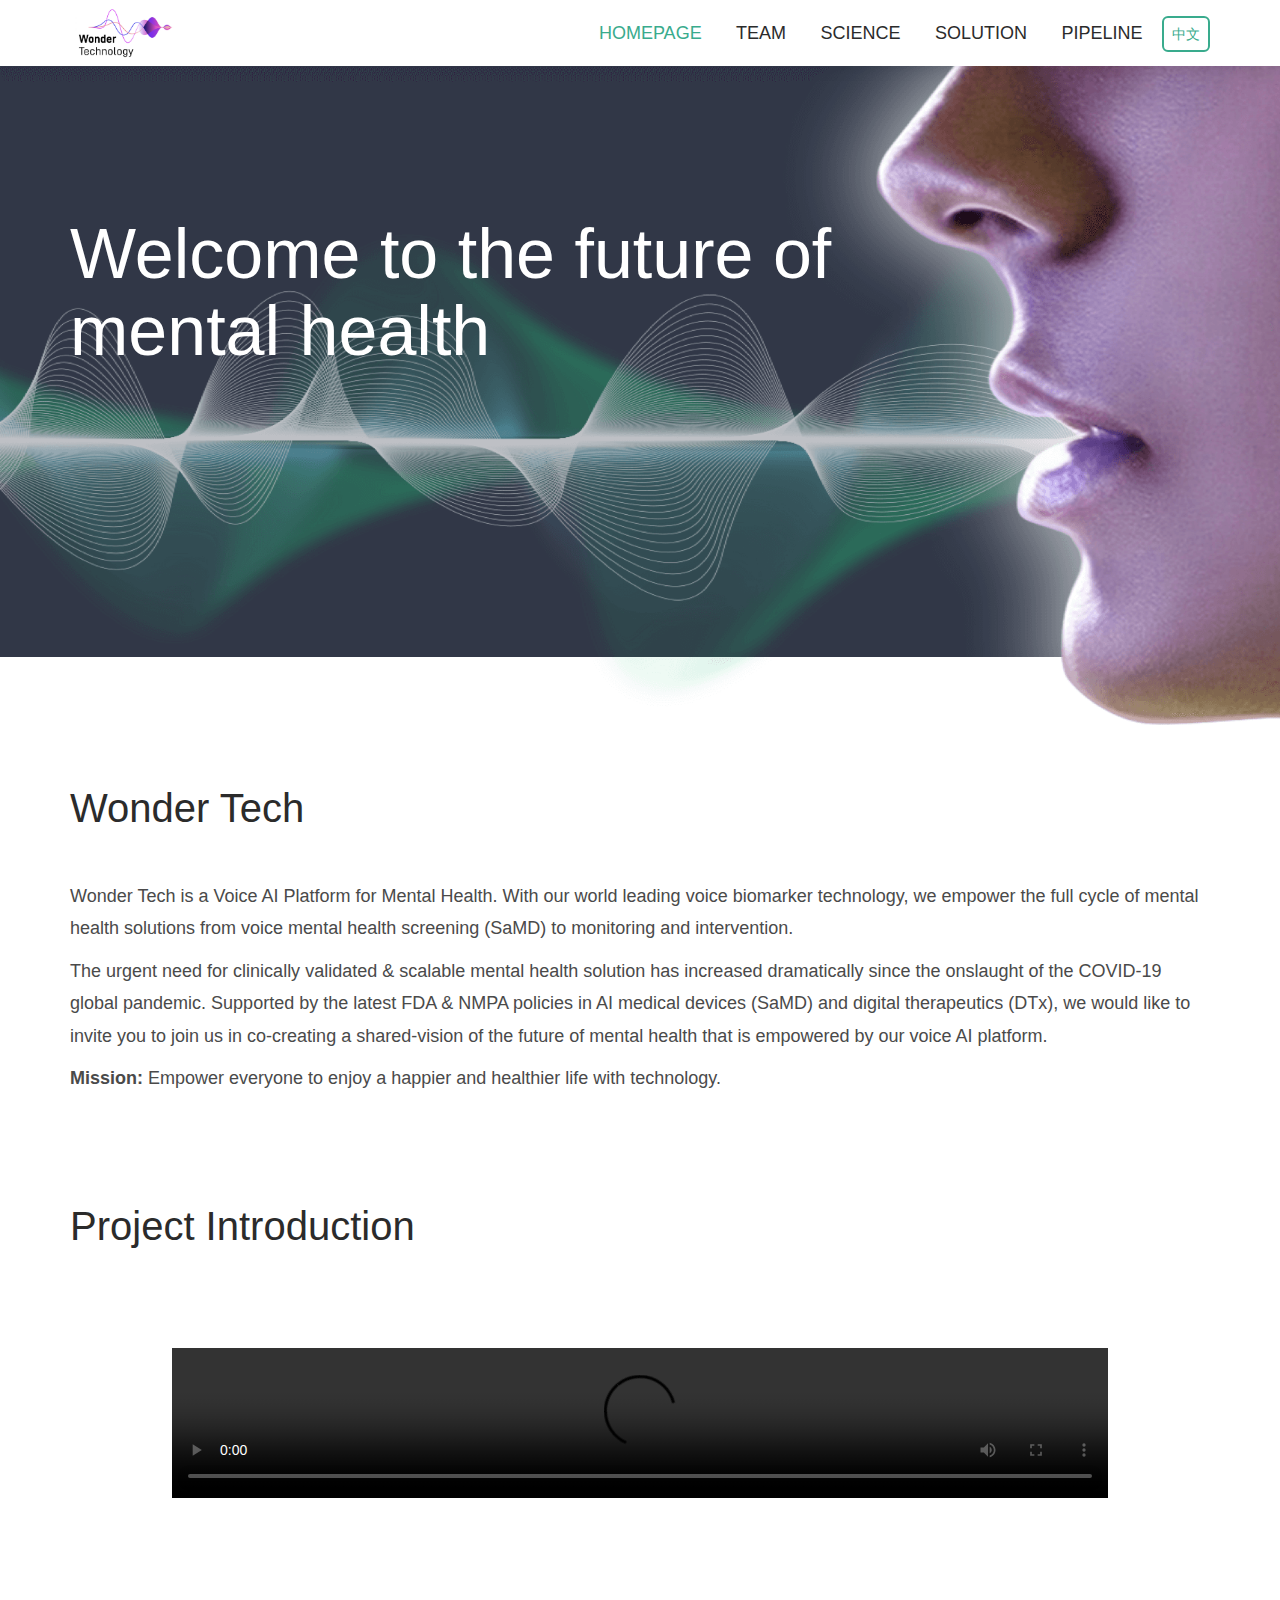
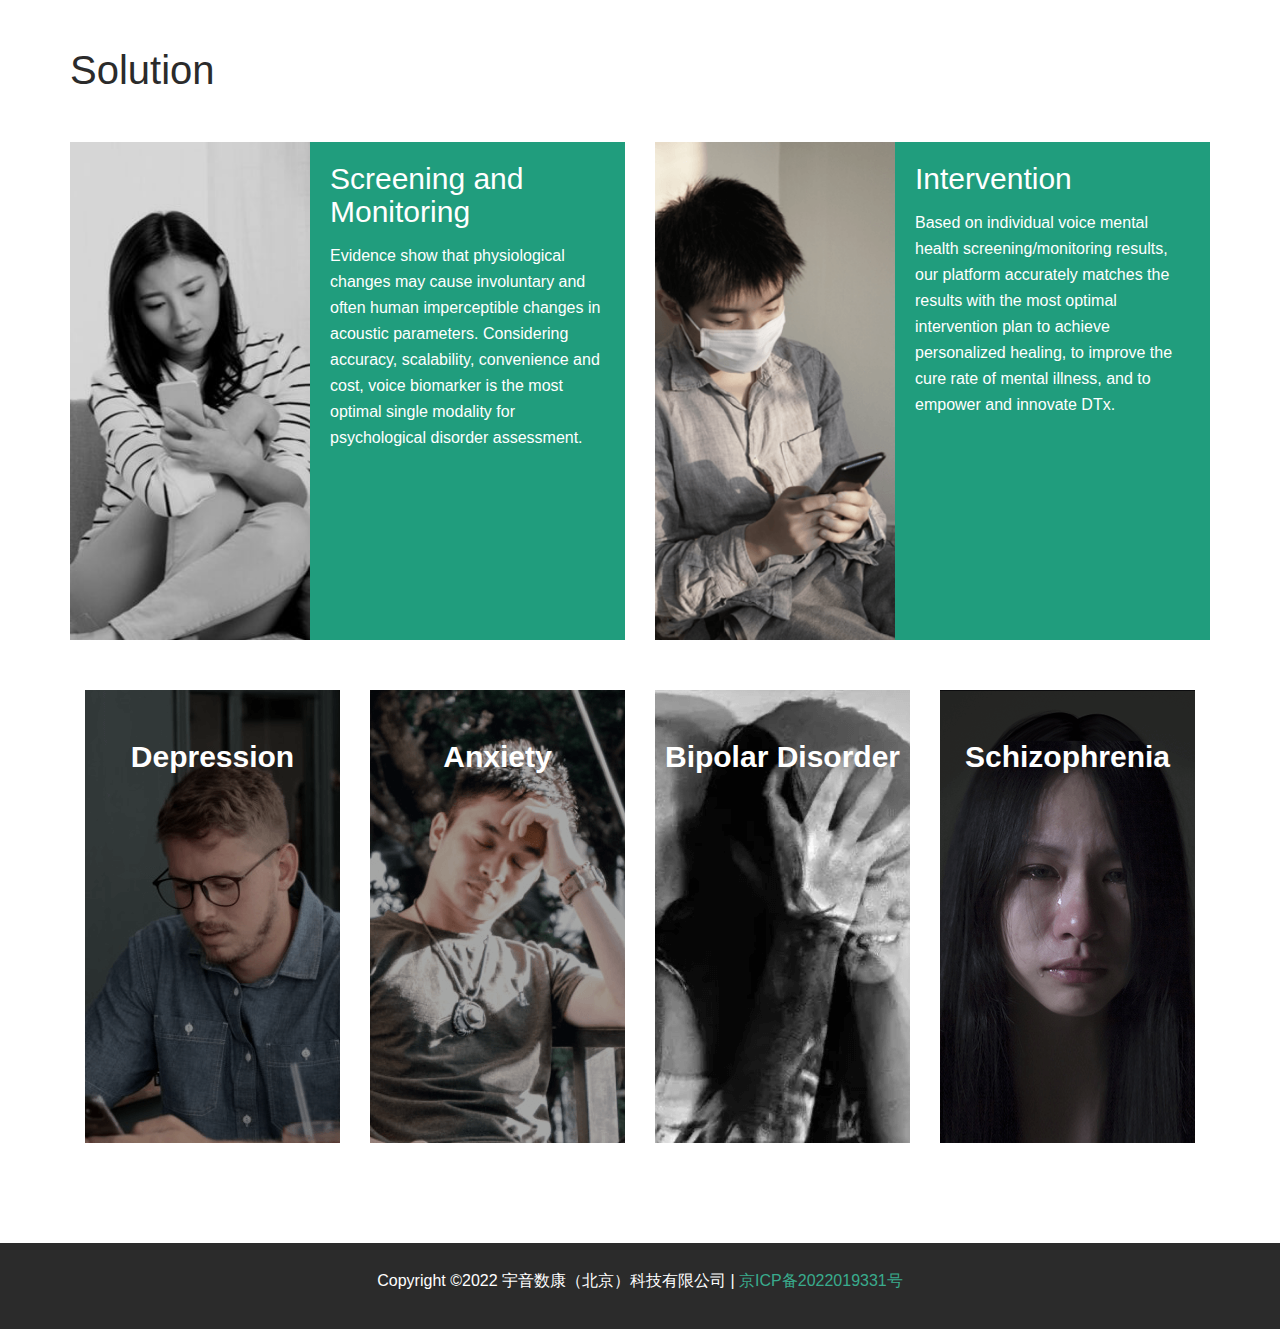
<file: index.html>
﻿<!DOCTYPE html>
<html lang="en">

<head>
  <meta charset="utf-8">
  <meta http-equiv="X-UA-Compatible" content="IE=edge">
  <meta name="viewport" content="width=device-width, initial-scale=1">
  <title>Homepage</title>
  <link rel="stylesheet" href="css/bootstrap.min.css">
  <link rel="stylesheet" href="css/animate.css">
  <link rel="stylesheet" href="css/style.css">
</head>

<body>
<header class="header-area" id="#home">
  <div class="main-menu-area">
    <div class="container">
      <div class="row">
        <div class="col-md-2 col-sx-12">
          <div class="logo">
            <a href="index.html"><img src="images/logo.png" alt="">
            </a>
          </div>
        </div>
        <div class="col-md-10 col-sx-12">
          <div class="main-menu">
            <nav>
              <ul>
                <li class="is-active"><a>Homepage</a></li>
                <li><a href="people.html">Team</a></li>
                <li><a href="science.html">Science</a></li>
                <li><a href="solution.html">Solution</a></li>
                <li><a href="pipeline.html">Pipeline</a></li>
                <li class="link-button"><a href="https://www.voicehealthtech.com/cn/"><span>中文</span></a></li>
              </ul>
            </nav>
          </div>
        </div>
      </div>
    </div>
  </div>

  <div class="mobile-menu-area">
    <div class="mobile-menu">
      <div class="logo">
        <a href="#"><img src="images/logo.png" alt="">
        </a>
      </div>
      <nav id="dropdown">
        <ul>
          <li class="is-active"><a>Homepage</a></li>
          <li><a href="people.html">Team</a></li>
          <li><a href="science.html">Science</a></li>
          <li><a href="solution.html">Solution</a></li>
          <li><a href="pipeline.html">Pipeline</a></li>
          <li class="link-button"><a href="https://www.voicehealthtech.com/cn/"><span>中文</span></a></li>
        </ul>
      </nav>
    </div>
  </div>
</header>
<div  class="full_area1">
  <div class="container">
    <div class="">
      <h1 class="animated fadeInUp" style="max-width: 820px">Welcome to the future of mental health</h1>
    </div>
  </div>
</div>
<section class="section">
  <div class="container">
    <div class="details">
      <h2 class="text-capitalize">Wonder Tech</h2>
      <p>Wonder Tech is a Voice AI Platform for Mental Health.
        With our world leading voice biomarker technology, we empower the full cycle of mental health solutions from voice mental health screening (SaMD) to monitoring and intervention.</p>
      <p>The urgent need for clinically validated & scalable mental health solution has increased dramatically since the onslaught of the COVID-19 global pandemic. Supported by the latest FDA &
        NMPA policies in AI medical devices (SaMD) and digital therapeutics (DTx), we would like to invite you to join us in co-creating a shared-vision of the future of mental health that is empowered by our voice AI platform.</p>
      <p><b>Mission:</b> Empower everyone to enjoy a happier and healthier life with technology.</p>
      </p>
    </div>
  </div>
</section>
<section class="section">
  <div class="container">
    <div class="details">
      <h2 class="text-capitalize">Project Introduction</h2>
    </div>
    <div class="row">
      <video controls class="video">
        <source src="https://vht-resources.cn-bj.ufileos.com/www/b20b2fae-fbc6-4b51-8baf-00eb91e6b902.mp4" type="video/mp4">
      </video>
    </div>
  </div>
</section>
<section class="section">
  <div class="container">
    <div class="row">
      <div class="col-xs-6">
        <div class="about-details">
          <h2 class="text-capitalize">Solution</h2>
        </div>
      </div>
    </div>
    <div class="row">
      <!-- Single Service Area Start -->
      <div class="col-12 col-md-6">
        <div class="service">
          <div class="service_thumb">
            <img src="images/s1.jpeg" alt="">
          </div>
          <div class="service_desc">
            <div class="title">
              <h2>Screening and Monitoring</h2>
              <p>Evidence show that physiological changes may cause involuntary and often human imperceptible changes in acoustic parameters. Considering accuracy, scalability, convenience and cost, voice biomarker is the most optimal single modality for psychological disorder assessment.</p>
            </div>
          </div>
        </div>
      </div>
      <div class="col-12 col-md-6">
        <div class="service">
          <div class="service_thumb">
            <img src="images/s2.png" alt="">
          </div>
          <div class="service_desc">
            <div class="title">
              <h2>Intervention</h2>
              <p>Based on individual voice mental health screening/monitoring results, our platform accurately matches the results with the most optimal intervention plan to achieve personalized healing, to improve the cure rate of mental illness, and to empower and innovate DTx.</p></div>
          </div>
        </div>
      </div>
    </div>
  </div>
</section>
<section class="section-padding">
  <div class="container">
    <div class="row">
      <div class="col-sm-12">
        <div class="col-lg-3 col-md-3 col-sm-3 col-xs-6 template-border">
          <div class="banner-image">
            <img src="images/a1.png" alt="img21">
          </div>
          <h3>Depression</h3>
        </div>
        <div class="col-lg-3 col-md-3 col-sm-3 col-xs-6 template-border">
          <div class="banner-image">
            <img src="images/a2.png" alt="img21">
          </div>
          <h3>Anxiety</h3>
        </div>
        <div class="col-lg-3 col-md-3 col-sm-3 col-xs-6 template-border">
          <div class="banner-image">
            <img src="images/a3.png" alt="img21">
          </div>
          <h3>Bipolar Disorder</h3>
        </div>
        <div class="col-lg-3 col-md-3 col-sm-3 col-xs-6 template-border">
          <div class="banner-image">
            <img src="images/a4.png" alt="img21">
          </div>
          <h3>Schizophrenia</h3>
        </div>
      </div>
    </div>
  </div>
</section>
<footer class="footer-area">
    <div class="container">
      <div class="row">
        <p>Copyright &copy;2022 宇音数康（北京）科技有限公司 | <a href="https://beian.miit.gov.cn" target="_blank">京ICP备2022019331号</a></p>
      </div>
  </div>
</footer>
<script src="js/jquery-1.12.4.min.js"></script>
<script src="js/bootstrap.min.js"></script>
<script src="js/jquery.meanmenu.js"></script>
<script src="js/main.js"></script>
</body>
</html>
</file>
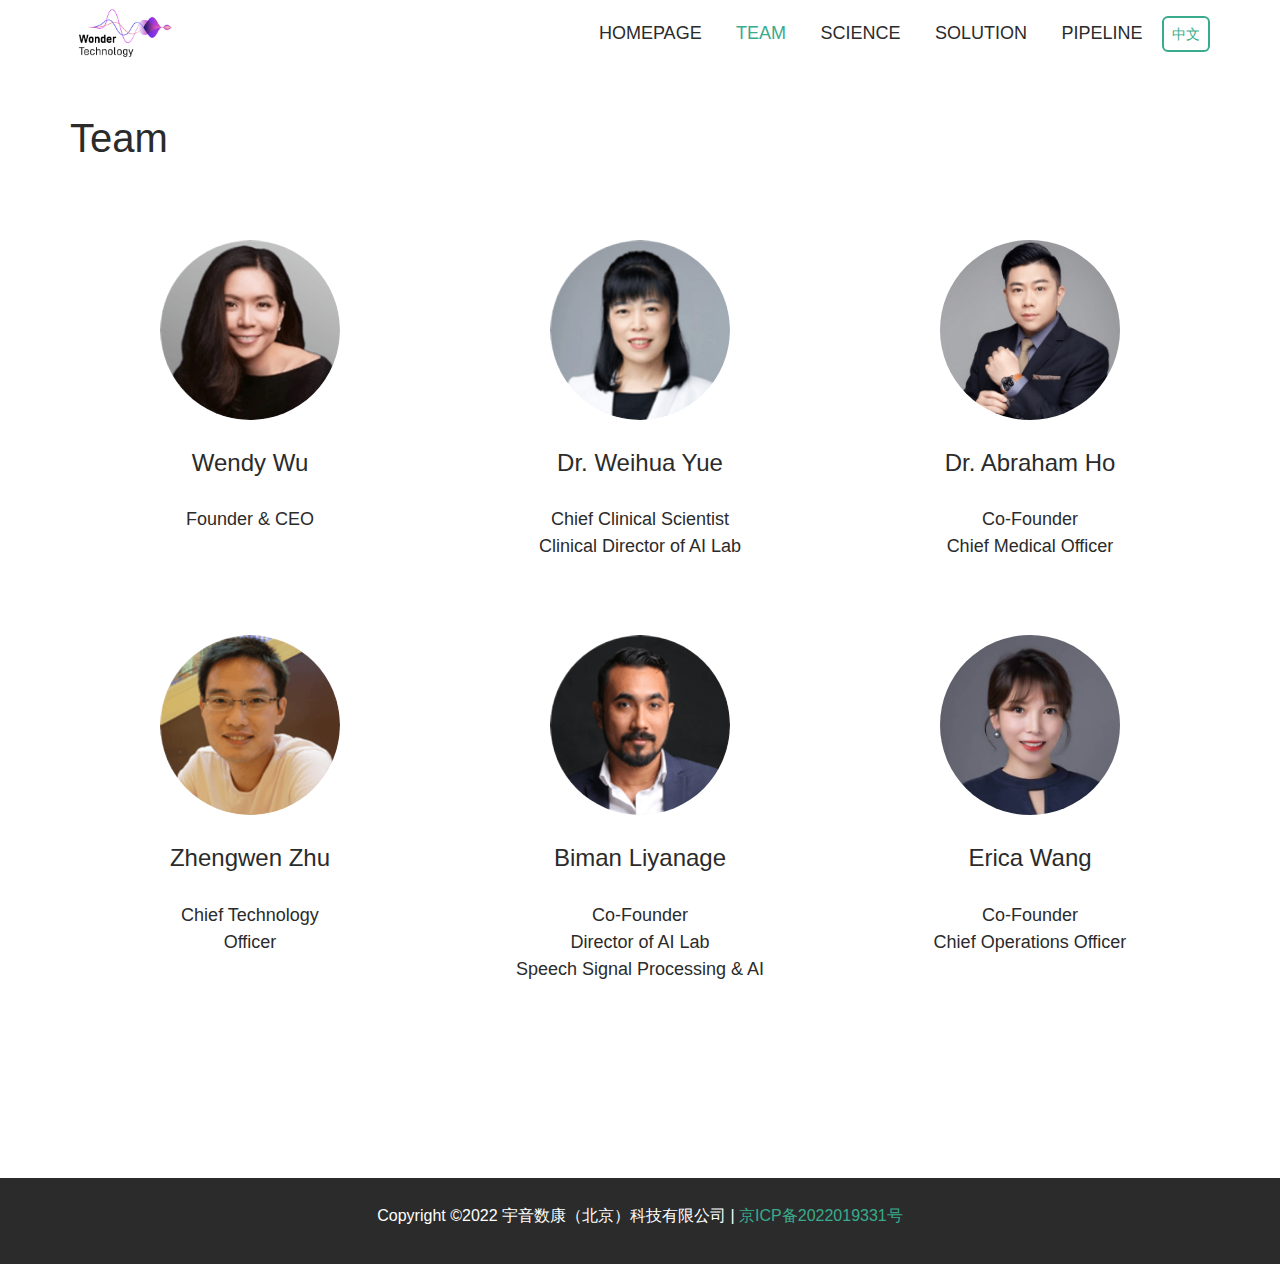
<file: people.html>
﻿<!DOCTYPE html>
<html lang="en">

<head>
  <meta charset="utf-8">
  <meta http-equiv="X-UA-Compatible" content="IE=edge">
  <meta name="viewport" content="width=device-width, initial-scale=1">
  <title>Team</title>
  <link rel="stylesheet" href="css/bootstrap.min.css">
  <link rel="stylesheet" href="css/animate.css">
  <link rel="stylesheet" href="css/style.css">
</head>

<body>
<header class="header-area" id="#home">
  <div class="main-menu-area">
    <div class="container">
      <div class="row">
        <div class="col-md-2 col-sx-12">
          <div class="logo">
            <a href="index.html"><img src="images/logo.png" alt="">
            </a>
          </div>
        </div>
        <div class="col-md-10 col-sx-12">
          <div class="main-menu">
            <nav>
              <ul>
                <li><a href="index.html">Homepage</a></li>
                <li class="is-active"><a>Team</a></li>
                <li><a href="science.html">Science</a></li>
                <li><a href="solution.html">Solution</a></li>
                <li><a href="pipeline.html">Pipeline</a></li>
                <li class="link-button"><a href="https://www.voicehealthtech.com/cn/"><span>中文</span></a></li>
              </ul>
            </nav>
          </div>
        </div>
      </div>
    </div>
  </div>

  <div class="mobile-menu-area">
    <div class="mobile-menu">
      <div class="logo">
        <a href="#"><img src="images/logo.png" alt="">
        </a>
      </div>
      <nav id="dropdown">
        <ul>
          <li><a href="index.html">Homepage</a></li>
          <li class="is-active"><a>Team</a></li>
          <li><a href="science.html">Science</a></li>
          <li><a href="solution.html">Solution</a></li>
          <li><a href="pipeline.html">Pipeline</a></li>
          <li class="link-button"><a href="https://www.voicehealthtech.com/cn/"><span>中文</span></a></li>
        </ul>
      </nav>
    </div>
  </div>
</header>
<section class="section">
  <div class="container">

    <div class="details">
      <h2 class="text-capitalize">Team</h2>
    </div>

    <div class="row">
      <div class="col-lg-4 col-md-4 col-sm-4 col-xs-12">
        <div class="team">
          <div class="team-item">
            <div class="avatar-image">
              <img src="images/team/1.png" alt="img21">
            </div>
            <h3>Wendy Wu</h3>
            <h4>Founder & CEO</h4>
          </div>
          <div class="team-detail-wrapper">
            <div class="team-detail animated fadeInUp">
              <div class="team-detail-content">
                <div class="avatar-image">
                  <img src="images/team/1.png" alt="img21">
                </div>
                <h3>Wendy Wu</h3>
                <h4>Founder & CEO</h4>
                <p>
                  - Serial entrepreneur<br>
                  - Founder & CEO, Wonder Tech<br>
                  - Founder, 6 Seconds (China) & EmotionNet<br>
                  - Stanford Graduate School of Business, EPGC<br>
                  - Author of Top EQ bestseller, “To Feel, or not to Feel?”<br>
                  - Harvard Business Review, Global Research Leader, “Sustainable Happiness”<br>
                  - Fortune Magazine Columnist, “Ask Wendy”<br>
                  - TEDx Speaker
                </p>
              </div>
            </div>
          </div>
        </div>
      </div>
      <div class="col-lg-4 col-md-4 col-sm-4 col-xs-12">
        <div class="team">
          <div class="team-item">
            <div class="avatar-image">
              <img src="images/team/2.png" alt="img21">
            </div>
            <h3>Dr. Weihua Yue</h3>
            <h4>Chief Clinical Scientist<br>Clinical Director of AI Lab</h4>
          </div>
          <div class="team-detail-wrapper">
            <div class="team-detail animated fadeInUp">
              <div class="team-detail-content">
                <div class="avatar-image">
                  <img src="images/team/2.png" alt="img21">
                </div>
                <h3>Dr. Weihua Yue</h3>
                <h4>Chief Clinical Scientist，Clinical Director of AI Lab</h4>
                <p>
                  - M.D., Research Fellow and Professor of Medicine<br>
                  - Vice President of Institute of Mental Health, PKU Sixth Hospital (leading scientific research)<br>
                  - Deputy Director of the National Center for Clinical Research on Mental and Psychological Diseases<br>
                  - Grants: National Outstanding Youth Science Fund, New Century Ten Million Talents Project and Beijing Science and Technology Star<br>
                  - Over 90 SCI literature publications in Nature Genetics, Lancet Psychiatry, Molecular Psychiatry, Schizophrenia Bulletin, Neuropsychopharmacology etc.
                </p>
              </div>
            </div>
          </div>
        </div>
      </div>
      <div class="col-lg-4 col-md-4 col-sm-4 col-xs-12">
        <div class="team">
          <div class="team-item">
            <div class="avatar-image">
              <img src="images/team/3.png" alt="img21">
            </div>
            <h3>Dr. Abraham Ho</h3>
            <h4>Co-Founder<br>Chief Medical Officer</h4>
          </div>
          <div class="team-detail-wrapper">
            <div class="team-detail animated fadeInUp">
              <div class="team-detail-content">
                <div class="avatar-image">
                  <img src="images/team/3.png" alt="img21">
                </div>
                <h3>Dr. Abraham Ho</h3>
                <h4>Co-Founder Chief Medical Officer</h4>
                <p>
                  - 17 years of experience in healthcare, with 10 years leading tech/digital innovations in health<br>
                  - PKU Surgeon background serial entrepreneur (precision medicine, digital health, internet hospital)<br>
                  - Pioneer in digital therapeutics, created one of the very first digital health management platforms in China for chronic diseases and obesity<br>
                  - Past work experience: Deputy GM of Medical Services at iKang Healthcare Group, head of clinics nationwide and medical head of iKang’s internet hospital<br>
                  - Partner at J&J International Worldwide Fund, CMO of LAM China, CMO of JJK/Temple, PKU People’s Hospital General Surgeon<br>
                  - Industry mentor at Tsinghua University Schwarzman College, TEDx Speaker
                </p>
              </div>
            </div>
          </div>
        </div>
      </div>
      <div class="col-lg-4 col-md-4 col-sm-4 col-xs-12">
        <div class="team">
          <div class="team-item">
            <div class="avatar-image">
              <img src="images/team/4.png" alt="img21">
            </div>
            <h3>Zhengwen Zhu</h3>
            <h4>Chief Technology<br>Officer</h4>
          </div>
          <div class="team-detail-wrapper">
            <div class="team-detail animated fadeInUp">
              <div class="team-detail-content">
                <div class="avatar-image">
                  <img src="images/team/4.png" alt="img21">
                </div>
                <h3>Zhengwen Zhu</h3>
                <h4>Chief Technology Officer</h4>
                <p>
                  - Senior technical expert with 15 years at Microsoft<br>
                  - Built a large-scale artificial intelligence system based on NLP, realized AI interactions across Microsoft 365 products (including Teams, Hotmail, Outlook, Excel, etc.), serving 2
                  million users daily<br>
                  - Promoted the construction of big data & BI platform for M365, core KPI tracking, prediction and anomaly analysis, follow GDPR & ISO 27001/ISO 27018 standards and Microsoft's
                  highest security standards<br>
                  - From artificial intelligence systems, cloud native services, big data to customer experience, 16 years of experience in providing high-quality services and products and managing
                  engineering team<br>
                  - Master of Computer Science, Nanjing University
                </p>
              </div>
            </div>
          </div>
        </div>
      </div>
      <div class="col-lg-4 col-md-4 col-sm-4 col-xs-12">
        <div class="team">
          <div class="team-item">
            <div class="avatar-image">
              <img src="images/team/5.png" alt="img21">
            </div>
            <h3>Biman Liyanage</h3>
            <h4>Co-Founder<br>
              Director of AI Lab<br>
              Speech Signal Processing & AI</h4>
          </div>
          <div class="team-detail-wrapper">
            <div class="team-detail animated fadeInUp">
              <div class="team-detail-content">
                <div class="avatar-image">
                  <img src="images/team/5.png" alt="img21">
                </div>
                <h3>Biman Liyanage</h3>
                <h4>Co-Founder Director of AI Lab Speech Signal Processing & AI</h4>
                <p>
                  - Serial entrepreneur<br>
                  - Post Graduate in Advance Signal and Information Processing, Beijing University of Aeronautics and Astronautics<br>
                  - Focused on SAR imaging, Multi Sensor Fusion in Autonomous systems and drone sensor designs<br>
                  - Worked with many Fortune 500 companies including Microsoft, Intel, Daimler in industry 4.0 Technology with IOT and AI<br>
                  - Multiple awards winner, including 2018 Red Dot Design Award for Best Wearable AI Product and, IF Design Award, Tech crunch China<br>
                  - Multiple patents in wearable healthcare early stage diagnostic devices • Forbes 30 Under 30 Healthcare and Sciences, TEDx Speaker
                </p>
              </div>
            </div>
          </div>
        </div>
      </div>
      <div class="col-lg-4 col-md-4 col-sm-4 col-xs-12">
        <div class="team">
          <div class="team-item">
            <div class="avatar-image">
              <img src="images/team/6.jpeg" alt="img21">
            </div>
            <h3>Erica Wang</h3>
            <h4>Co-Founder <br>Chief Operations Officer</h4>
          </div>
          <div class="team-detail-wrapper">
            <div class="team-detail animated fadeInUp">
              <div class="team-detail-content">
                <div class="avatar-image">
                  <img src="images/team/6.jpeg" alt="img21">
                </div>
                <h3>Erica Wang</h3>
                <h4>Co-Founder Chief Operations Officer</h4>
                <p>
                  - 15 years of experience in business management and operations<br>
                  - Industry experience ranging from human resources, health to education<br>
                  - Led a team to manage and serve business teams containing 3,000+ staff<br>
                  - Past work experience covering Alibaba, Zhaopin.com, Liepin.com, Match New Point, and 51Talk<br>
                  - Past positions include Director of Sales, COO Assistant, and General Manager of Business, holds multiple sales records and performance benchmarks in different fields<br>
                  - Top performing Sales Lead of Alibaba Shandong YanTai Distribution in 2007, and kick-started a telemarketing team in 6 months
                </p>
              </div>
            </div>
          </div>
        </div>
      </div>
    </div>
  </div>
</section>
<footer class="footer-area">
  <div class="container">
    <div class="row">
      <p>Copyright &copy;2022 宇音数康（北京）科技有限公司 | <a href="https://beian.miit.gov.cn" target="_blank">京ICP备2022019331号</a></p>
    </div>
  </div>
</footer>
<script src="js/jquery-1.12.4.min.js"></script>
<script src="js/bootstrap.min.js"></script>
<script src="js/jquery.meanmenu.js"></script>
<script src="js/main.js"></script>
</body>
</html>
</file>
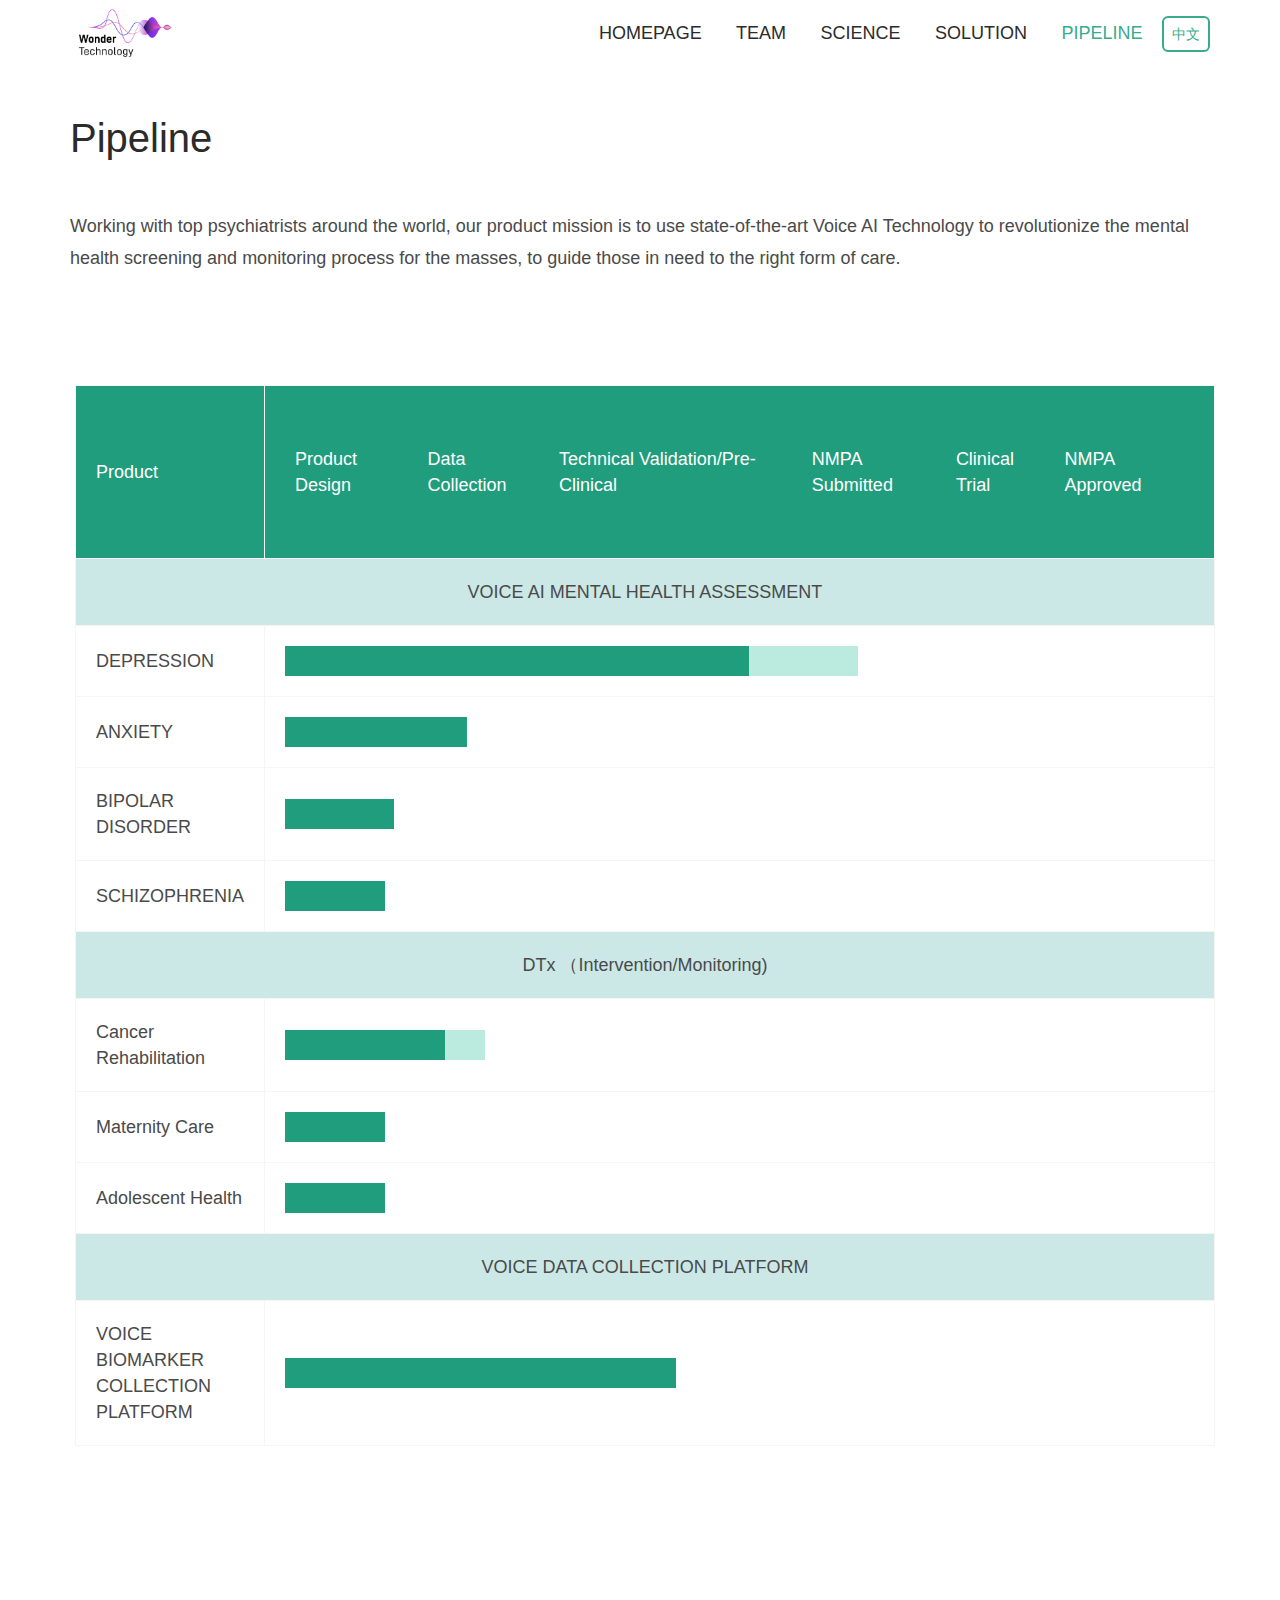
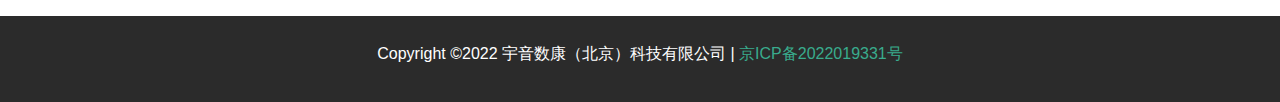
<file: pipeline.html>
﻿<!DOCTYPE html>
<html lang="en">

<head>
  <meta charset="utf-8">
  <meta http-equiv="X-UA-Compatible" content="IE=edge">
  <meta name="viewport" content="width=device-width, initial-scale=1">
  <title>Pipeline</title>
  <link rel="stylesheet" href="css/bootstrap.min.css">
  <link rel="stylesheet" href="css/animate.css">
  <link rel="stylesheet" href="css/style.css">
</head>

<body>
<header class="header-area" id="#home">
  <div class="main-menu-area">
    <div class="container">
      <div class="row">
        <div class="col-md-2 col-sx-12">
          <div class="logo">
            <a href="index.html"><img src="images/logo.png" alt="">
            </a>
          </div>
        </div>
        <div class="col-md-10 col-sx-12">
          <div class="main-menu">
            <nav>
              <ul>
                <li><a href="index.html">Homepage</a></li>
                <li><a href="people.html">Team</a></li>
                <li><a href="science.html">Science</a></li>
                <li><a href="solution.html">Solution</a></li>
                <li class="is-active"><a>Pipeline</a></li>
                <li class="link-button"><a href="https://www.voicehealthtech.com/cn/"><span>中文</span></a></li>
              </ul>
            </nav>
          </div>
        </div>
      </div>
    </div>
  </div>

  <div class="mobile-menu-area">
    <div class="mobile-menu">
      <div class="logo">
        <a href="#"><img src="images/logo.png" alt="">
        </a>
      </div>
      <nav id="dropdown">
        <ul>
          <li><a href="index.html">Homepage</a></li>
          <li><a href="people.html">Team</a></li>
          <li><a href="science.html">Science</a></li>
          <li><a href="solution.html">Solution</a></li>
          <li class="is-active"><a>Pipeline</a></li>
          <li class="link-button"><a href="https://www.voicehealthtech.com/cn/"><span>中文</span></a></li>
        </ul>
      </nav>
    </div>
  </div>
</header>
<section class="section">
  <div class="container">
    <div class="details">
      <h2 class="text-capitalize">Pipeline</h2>
      <p>Working with top psychiatrists around the world, our product mission is to use state-of-the-art Voice AI Technology to revolutionize the mental health screening and monitoring process for the masses, to guide those in need to the right form of care.</p>
    </div>
  </div>
</section>
<section class="section">
  <div class="container">
    <div class="row table">
      <table>
        <tr class="table-header">
          <td class="table-header-1">Product</td>
          <td class="table-header-2">
            <div><span>Product Design</span><span>Data Collection</span><span>Technical Validation/Pre-Clinical</span><span>NMPA Submitted</span><span>Clinical Trial</span><span>NMPA Approved</span></div>
          </td>
        </tr>
        <tr>
          <td class="table-title" colspan="2">VOICE AI MENTAL HEALTH ASSESSMENT </td>
        </tr>
        <tr>
          <td>DEPRESSION</td>
          <td>
            <div class="bar" style="width: 63%;">
              <div style="width: 81%;" class="bar-item animated fadeInLeft"></div>
            </div>
          </td>
        </tr>
        <tr>
          <td>ANXIETY</td>
          <td>
            <div class="bar" style="width: 20%;">
              <div style="width: 100%;" class="bar-item animated fadeInLeft"></div>
            </div>
          </td>
        </tr>
        <tr>
          <td>BIPOLAR DISORDER</td>
          <td>
            <div class="bar" style="width: 12%;">
              <div style="width: 100%;" class="bar-item animated fadeInLeft"></div>
            </div>
          </td>
        </tr>
        <tr>
          <td>SCHIZOPHRENIA</td>
          <td>
            <div class="bar" style="width: 11%;">
              <div style="width: 100%;" class="bar-item animated fadeInLeft"></div>
            </div>
          </td>
        </tr>
        <tr>
          <td class="table-title" colspan="2">DTx （Intervention/Monitoring)</td>
        </tr>
        <tr>
          <td>Cancer Rehabilitation</td>
          <td>
            <div class="bar" style="width: 22%;">
              <div style="width: 80%;" class="bar-item animated fadeInLeft"></div>
            </div>
          </td>
        </tr>
        <tr>
          <td>Maternity Care</td>
          <td>
            <div class="bar" style="width: 11%;">
              <div style="width: 100%;" class="bar-item animated fadeInLeft"></div>
            </div>
          </td>
        </tr>
        <tr>
          <td>Adolescent Health</td>
          <td>
            <div class="bar" style="width: 11%;">
              <div style="width: 100%;" class="bar-item animated fadeInLeft"></div>
            </div>
          </td>
        </tr>
        <tr>
          <td class="table-title" colspan="2">VOICE DATA COLLECTION PLATFORM</td>
        </tr>
        <tr>
          <td>VOICE BIOMARKER COLLECTION PLATFORM</td>
          <td>
            <div class="bar" style="width: 43%;">
              <div style="width: 100%;" class="bar-item animated fadeInLeft"></div>
            </div>
          </td>
        </tr>
      </table>
    </div>
  </div>
</section>

<footer class="footer-area">
  <div class="container">
    <div class="row">
      <p>Copyright &copy;2022 宇音数康（北京）科技有限公司 | <a href="https://beian.miit.gov.cn" target="_blank">京ICP备2022019331号</a></p>
    </div>
  </div>
</footer>
<script src="js/jquery-1.12.4.min.js"></script>
<script src="js/bootstrap.min.js"></script>
<script src="js/jquery.meanmenu.js"></script>
<script src="js/main.js"></script>
</body>
</html>
</file>
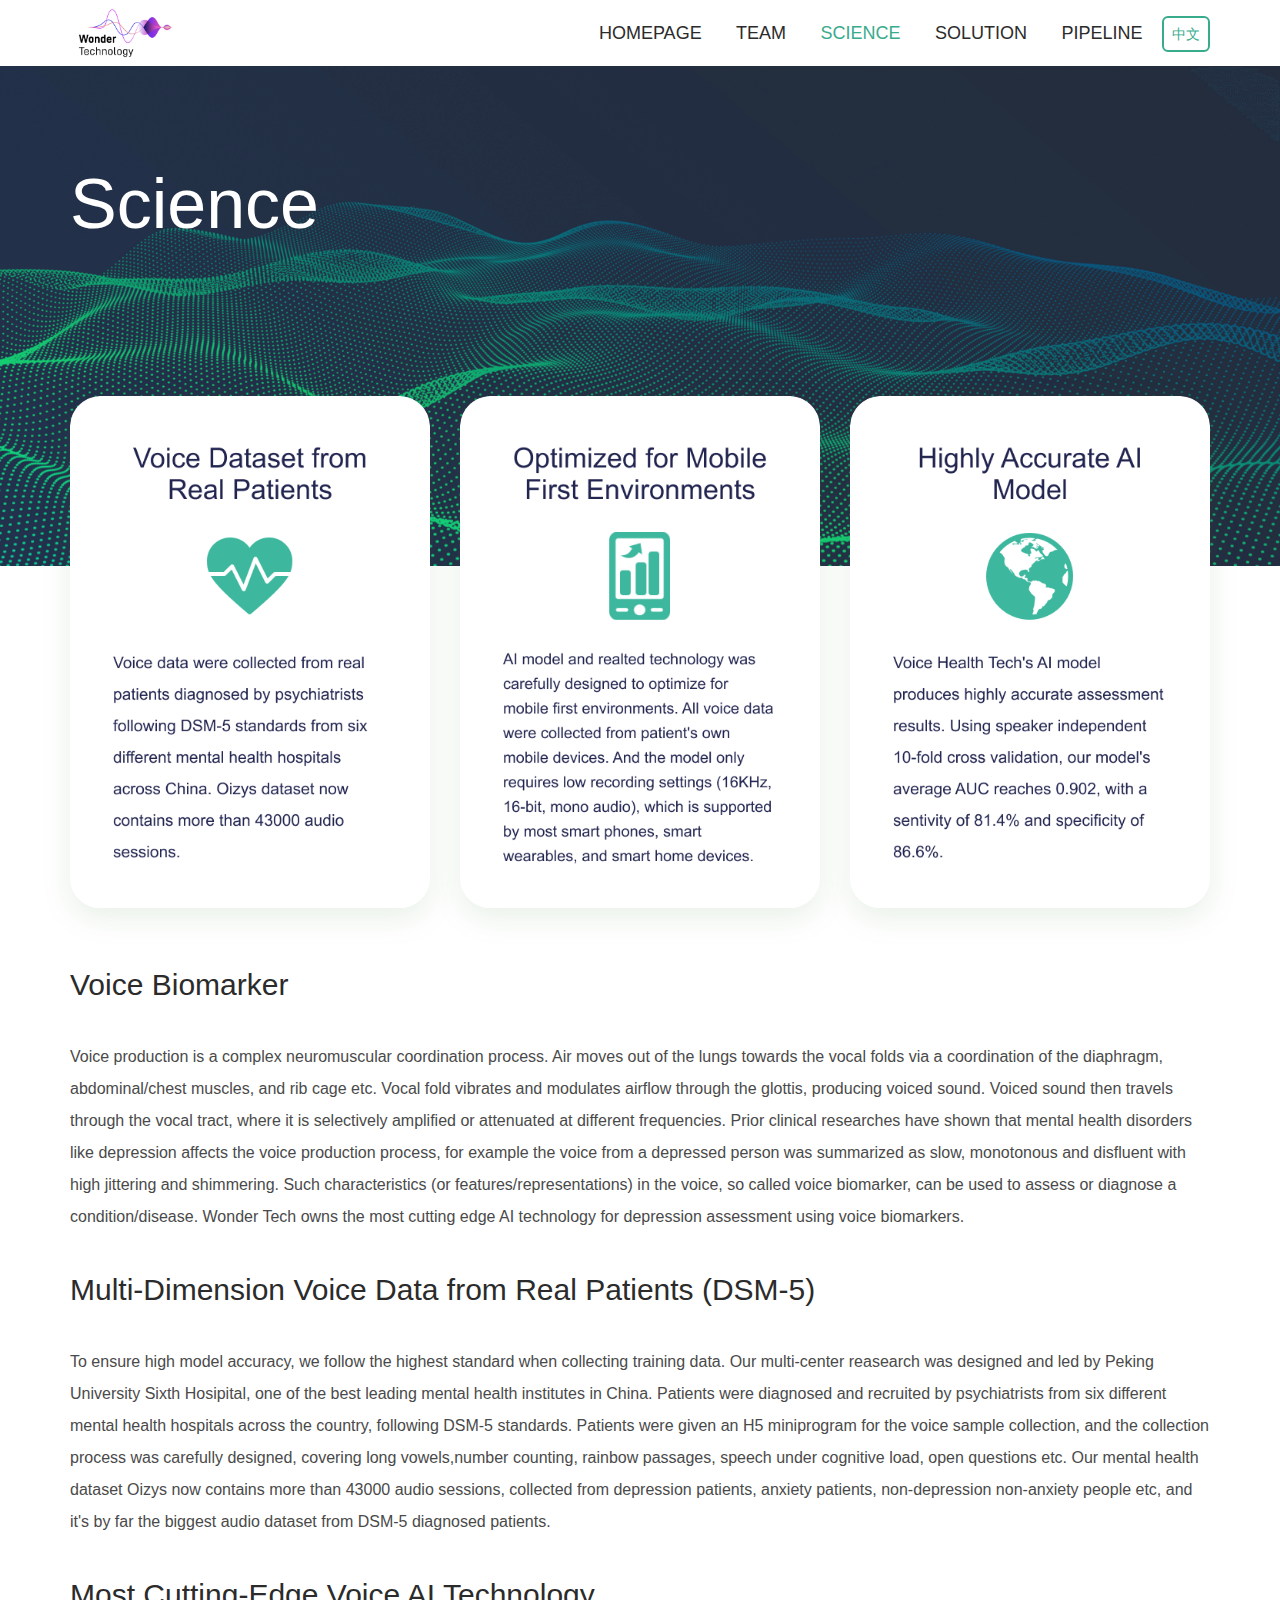
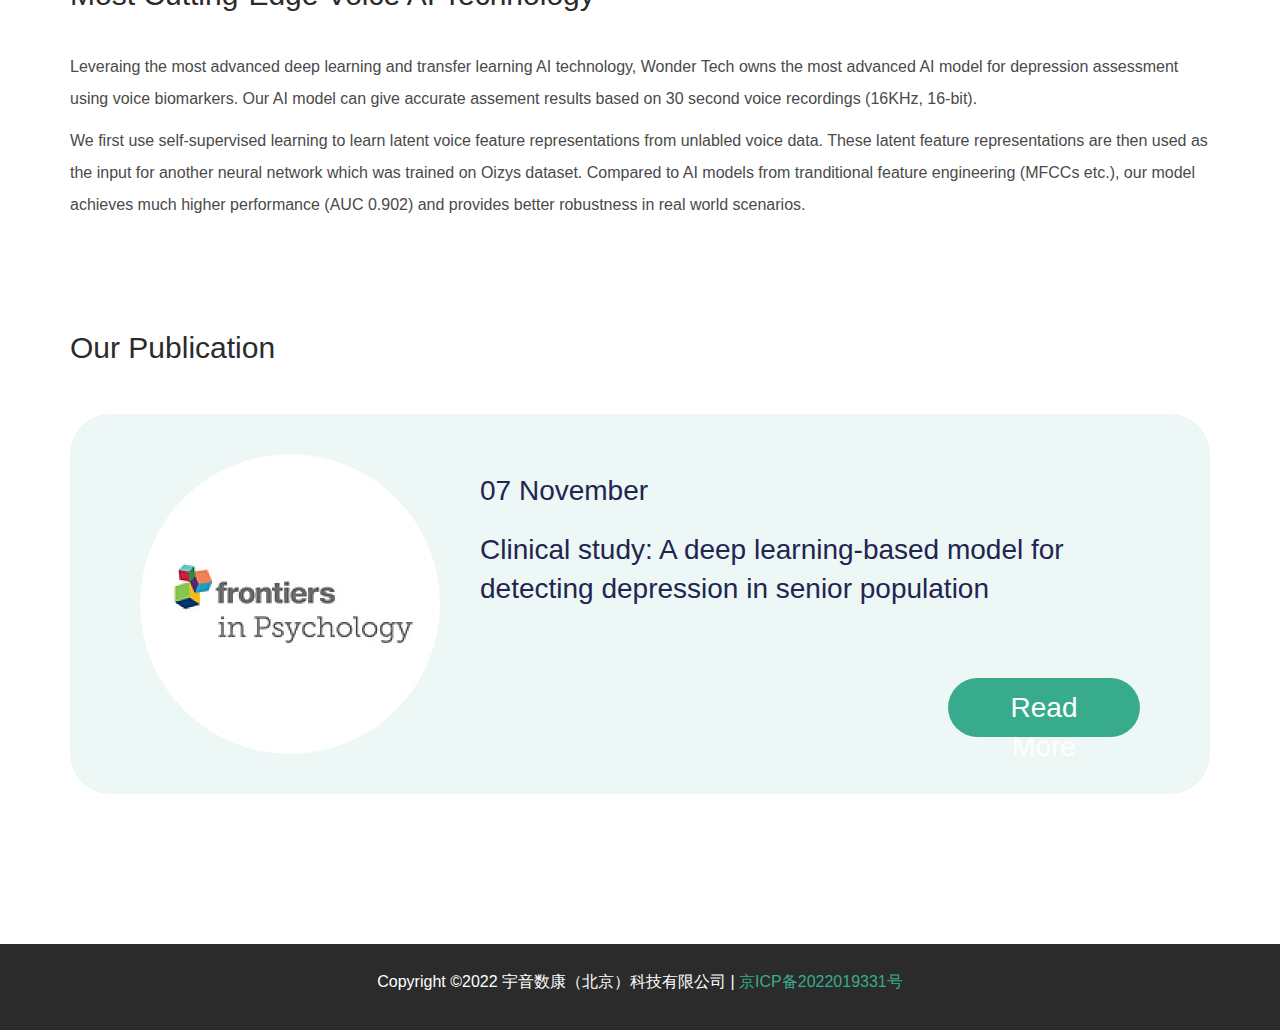
<file: science.html>
﻿<!DOCTYPE html>
<html lang="en">

<head>
  <meta charset="utf-8">
  <meta http-equiv="X-UA-Compatible" content="IE=edge">
  <meta name="viewport" content="width=device-width, initial-scale=1">
  <title>Science</title>
  <link rel="stylesheet" href="css/bootstrap.min.css">
  <link rel="stylesheet" href="css/animate.css">
  <link rel="stylesheet" href="css/style.css">
</head>

<body>
<header class="header-area" id="#home">
  <div class="main-menu-area">
    <div class="container">
      <div class="row">
        <div class="col-md-2 col-sx-12">
          <div class="logo">
            <a href="index.html"><img src="images/logo.png" alt="">
            </a>
          </div>
        </div>
        <div class="col-md-10 col-sx-12">
          <div class="main-menu">
            <nav>
              <ul>
                <li><a href="index.html">Homepage</a></li>
                <li><a href="people.html">Team</a></li>
                <li class="is-active"><a>Science</a></li>
                <li><a href="solution.html">Solution</a></li>
                <li><a href="pipeline.html">Pipeline</a></li>
                <li class="link-button"><a href="https://www.voicehealthtech.com/cn/"><span>中文</span></a></li>
              </ul>
            </nav>
          </div>
        </div>
      </div>
    </div>
  </div>

  <div class="mobile-menu-area">
    <div class="mobile-menu">
      <div class="logo">
        <a href="#"><img src="images/logo.png" alt="">
        </a>
      </div>
      <nav id="dropdown">
        <ul>
          <li><a href="index.html">Homepage</a></li>
          <li><a href="people.html">Team</a></li>
          <li class="is-active"><a>Science</a></li>
          <li><a href="solution.html">Solution</a></li>
          <li><a href="pipeline.html">Pipeline</a></li>
          <li class="link-button"><a href="https://www.voicehealthtech.com/cn/"><span>中文</span></a></li>
        </ul>
      </nav>
    </div>
  </div>
</header>
<div class="full_area2" style="background-image: url(./images/b2.png)">
  <div class="container">
    <div class="">
      <h1 class="animated fadeInUp">Science</h1>
    </div>
  </div>
</div>
<section class="section">
  <div class="container card">
    <div class="row ">
      <div class="col-sm-4 col-xs-12">
        <img src="./images/f1.png" alt="">
      </div>
      <div class="col-sm-4 col-xs-12">
        <img src="./images/f2.png" alt="">
      </div>
      <div class="col-sm-4 col-xs-12">
        <img src="./images/f3.png" alt="">
      </div>
    </div>
  </div>

  <div class="container">
    <div class="tech-text">
      <h2>Voice Biomarker</h2>
      <p>Voice production is a complex neuromuscular coordination process. Air moves out of the lungs towards the vocal folds via a coordination of the diaphragm, abdominal/chest muscles, and rib cage etc. Vocal fold vibrates and modulates airflow through the glottis, producing voiced sound. Voiced sound then travels through the vocal tract, where it is selectively amplified or attenuated at different frequencies. Prior clinical researches have shown that mental health disorders like depression affects the voice production process, for example the voice from a depressed person was summarized as slow, monotonous and disfluent with high jittering and shimmering. Such characteristics (or features/representations) in the voice, so called voice biomarker, can be used to assess or diagnose a condition/disease. Wonder Tech owns the most cutting edge AI technology for depression assessment using voice biomarkers.</p>
      <h2>Multi-Dimension Voice Data from Real Patients (DSM-5)</h2>
      <p>To ensure high model accuracy, we follow the highest standard when collecting training data. Our multi-center reasearch was designed and led by Peking University Sixth Hosipital, one of the best leading mental health institutes in China. Patients were diagnosed and recruited by psychiatrists from six different mental health hospitals across the country, following DSM-5 standards. Patients were given an H5 miniprogram for the voice sample collection, and the collection process was carefully designed, covering long vowels,number counting, rainbow passages, speech under cognitive load, open questions etc. Our mental health dataset Oizys now contains more than 43000 audio sessions, collected from depression patients, anxiety patients, non-depression non-anxiety people etc, and it's by far the biggest audio dataset from DSM-5 diagnosed patients.</p>
      <h2>Most Cutting-Edge Voice AI Technology
      </h2>
      <p>Leveraing the most advanced deep learning and transfer learning AI technology, Wonder Tech owns the most advanced AI model for depression assessment using voice biomarkers. Our AI model can give accurate assement results based on 30 second voice recordings (16KHz, 16-bit).</p>
      <p>We first use self-supervised learning to learn latent voice feature representations from unlabled voice data. These latent feature representations are then used as the input for another neural network which was trained on Oizys dataset. Compared to AI models from tranditional feature engineering (MFCCs etc.), our model achieves much higher performance (AUC 0.902) and provides better robustness in real world scenarios.</p>
    </div>
  </div>
</section>

<section class="section">
  <div class="container science">
    <h2 class="science-card-title">Our Publication</h2>
    <div class="science-card">
      <div class="science-card-img">
        <img src="./images/frontiers.jpg" alt="">
      </div>
      <div class="science-card-text">
        <h3>07 November</h3>
        <p>Clinical study: A deep learning-based model for detecting depression in senior population</p>
        <a href="https://www.frontiersin.org/articles/10.3389/fpsyt.2022.1016676/full" target="_blank">Read More</a>
      </div>
    </div>
  </div>
</section>

<footer class="footer-area">
  <div class="container">
    <div class="row">
      <p>Copyright &copy;2022 宇音数康（北京）科技有限公司 | <a href="https://beian.miit.gov.cn" target="_blank">京ICP备2022019331号</a></p>
    </div>
  </div>
</footer>
<script src="js/jquery-1.12.4.min.js"></script>
<script src="js/bootstrap.min.js"></script>
<script src="js/jquery.meanmenu.js"></script>
<script src="js/main.js"></script>
</body>
</html>
</file>
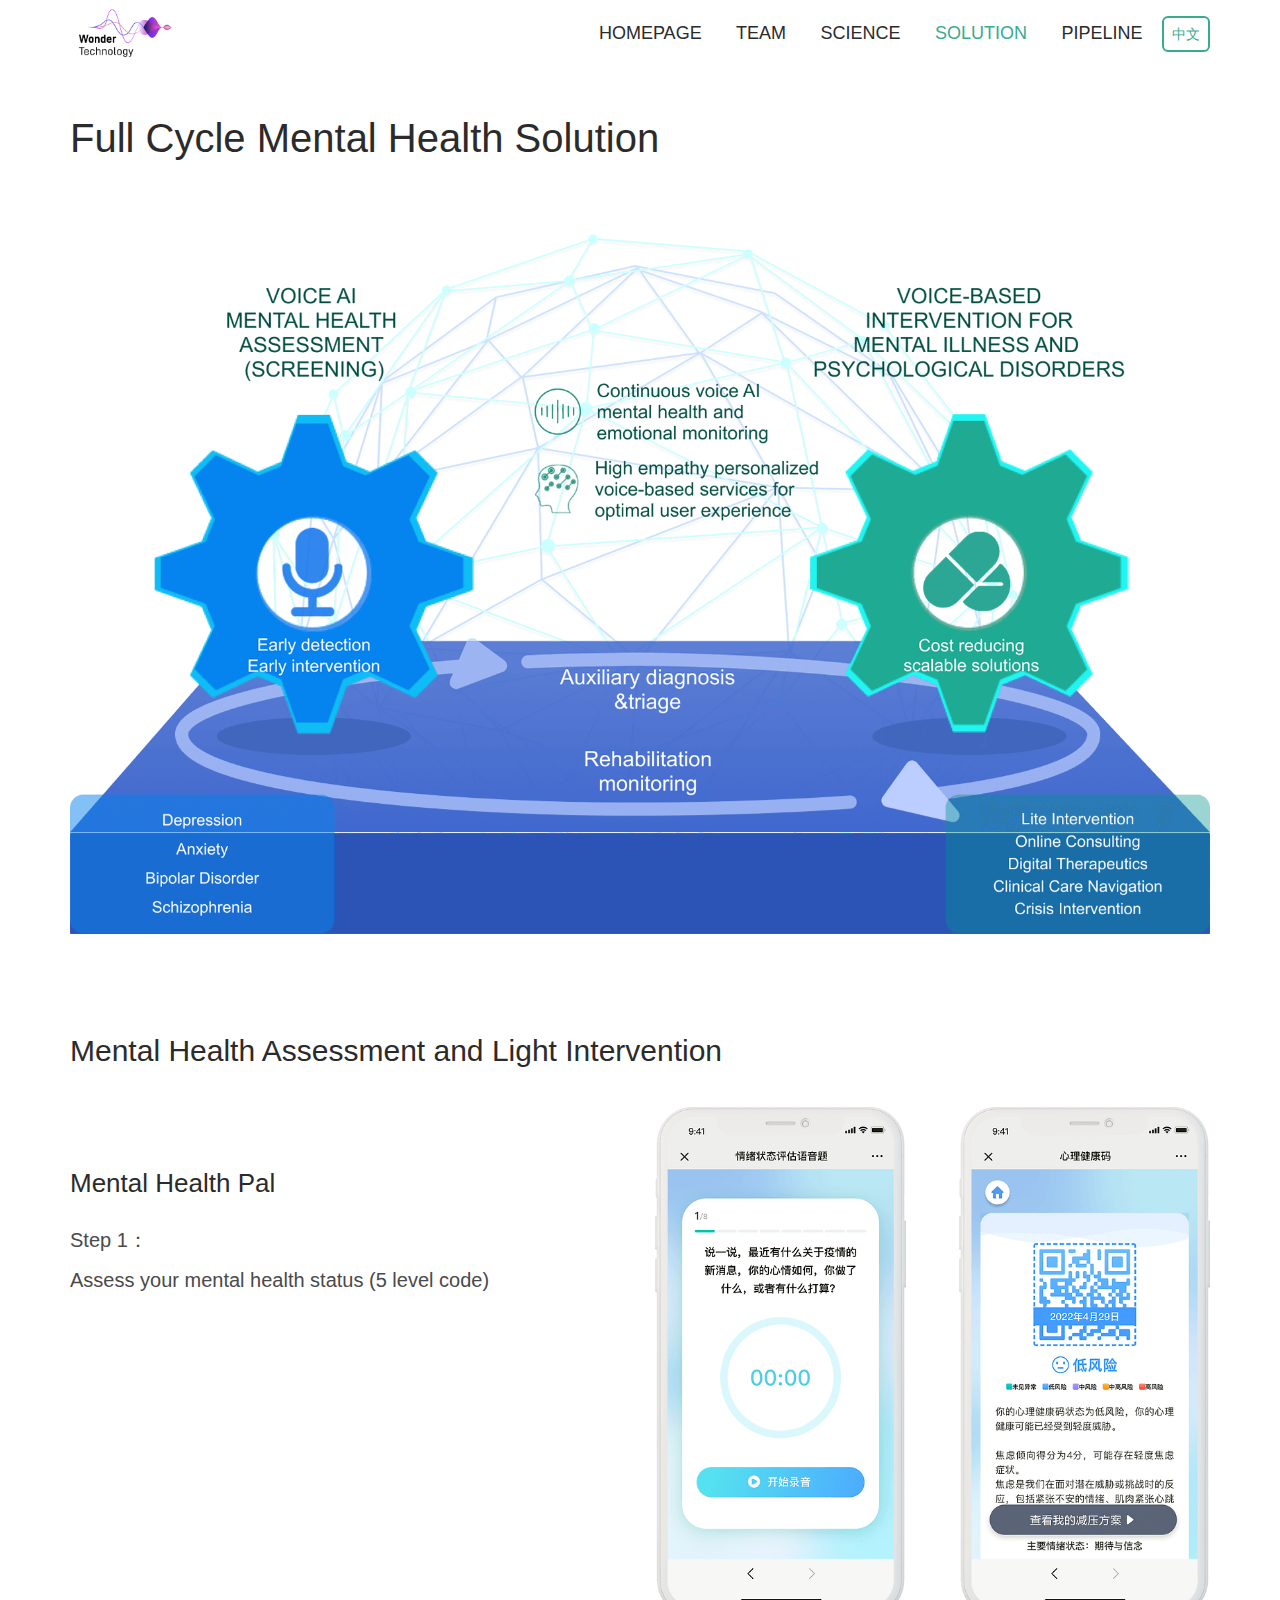
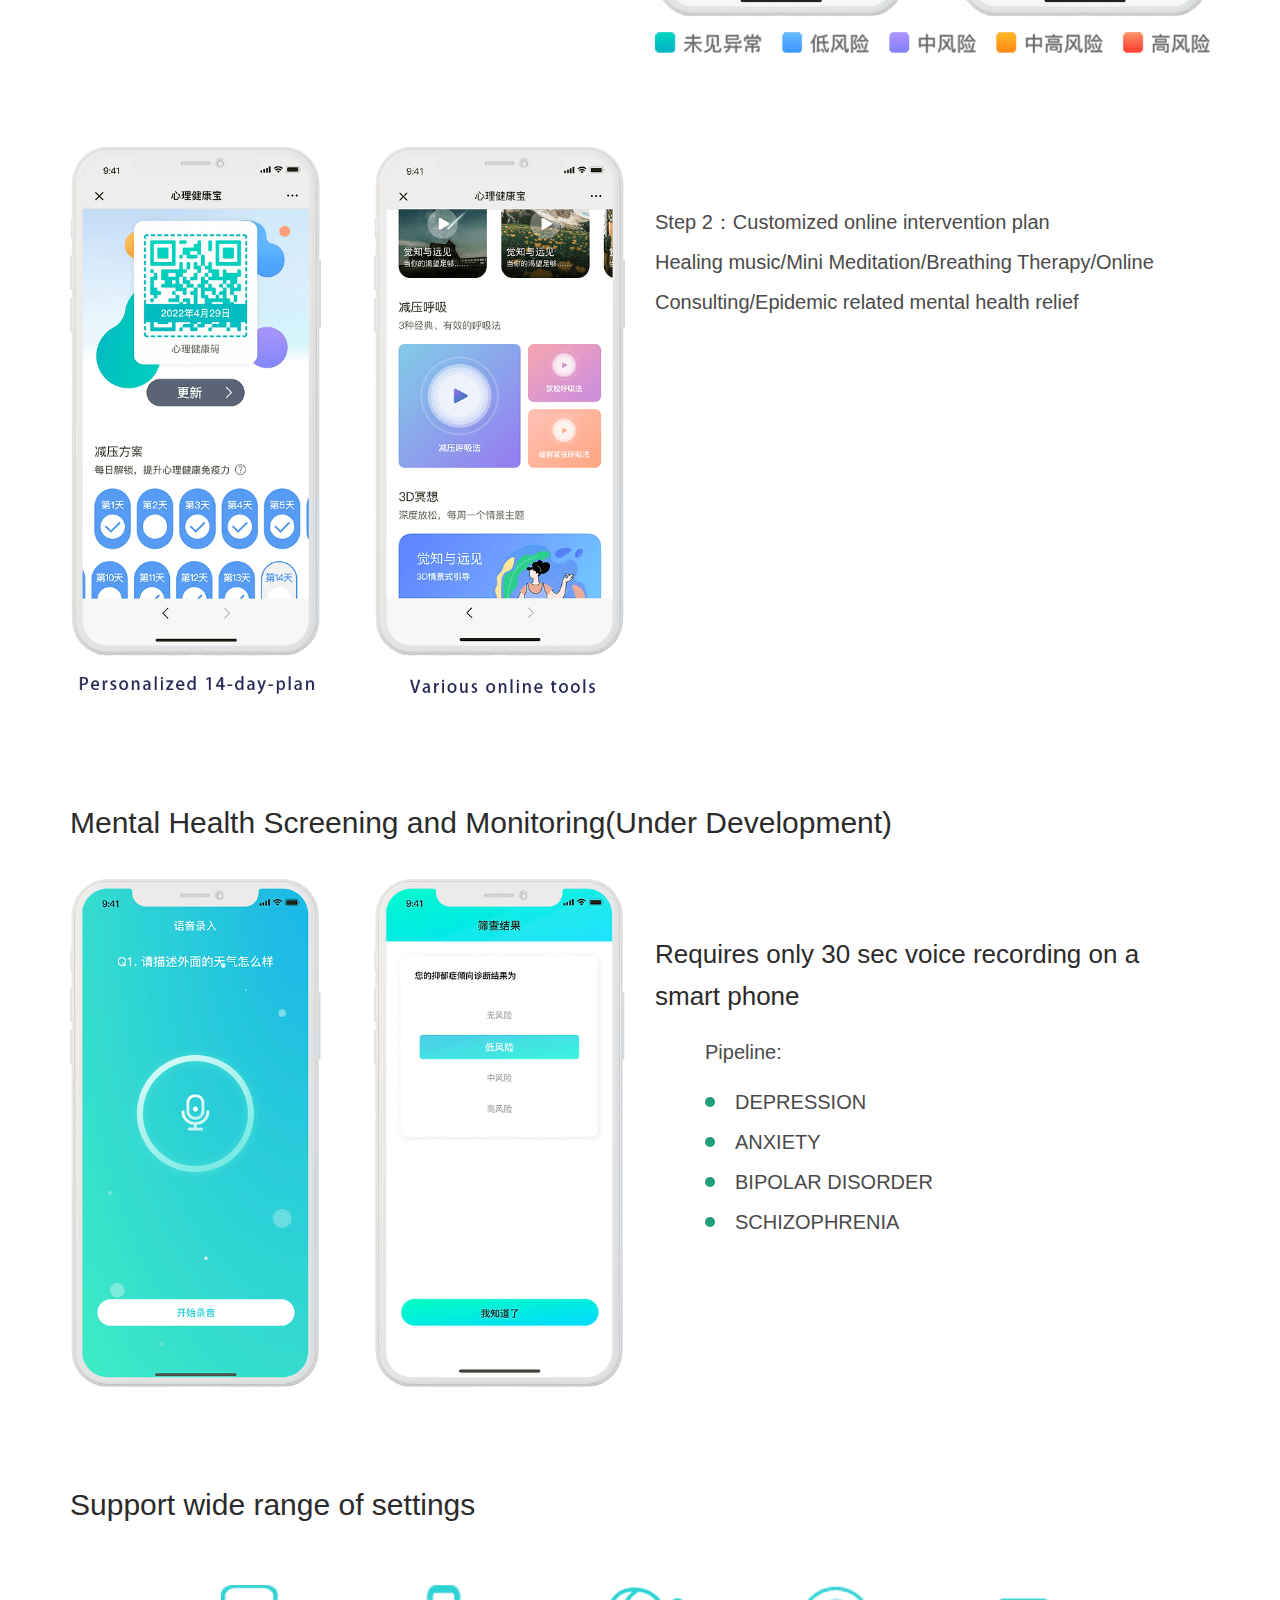
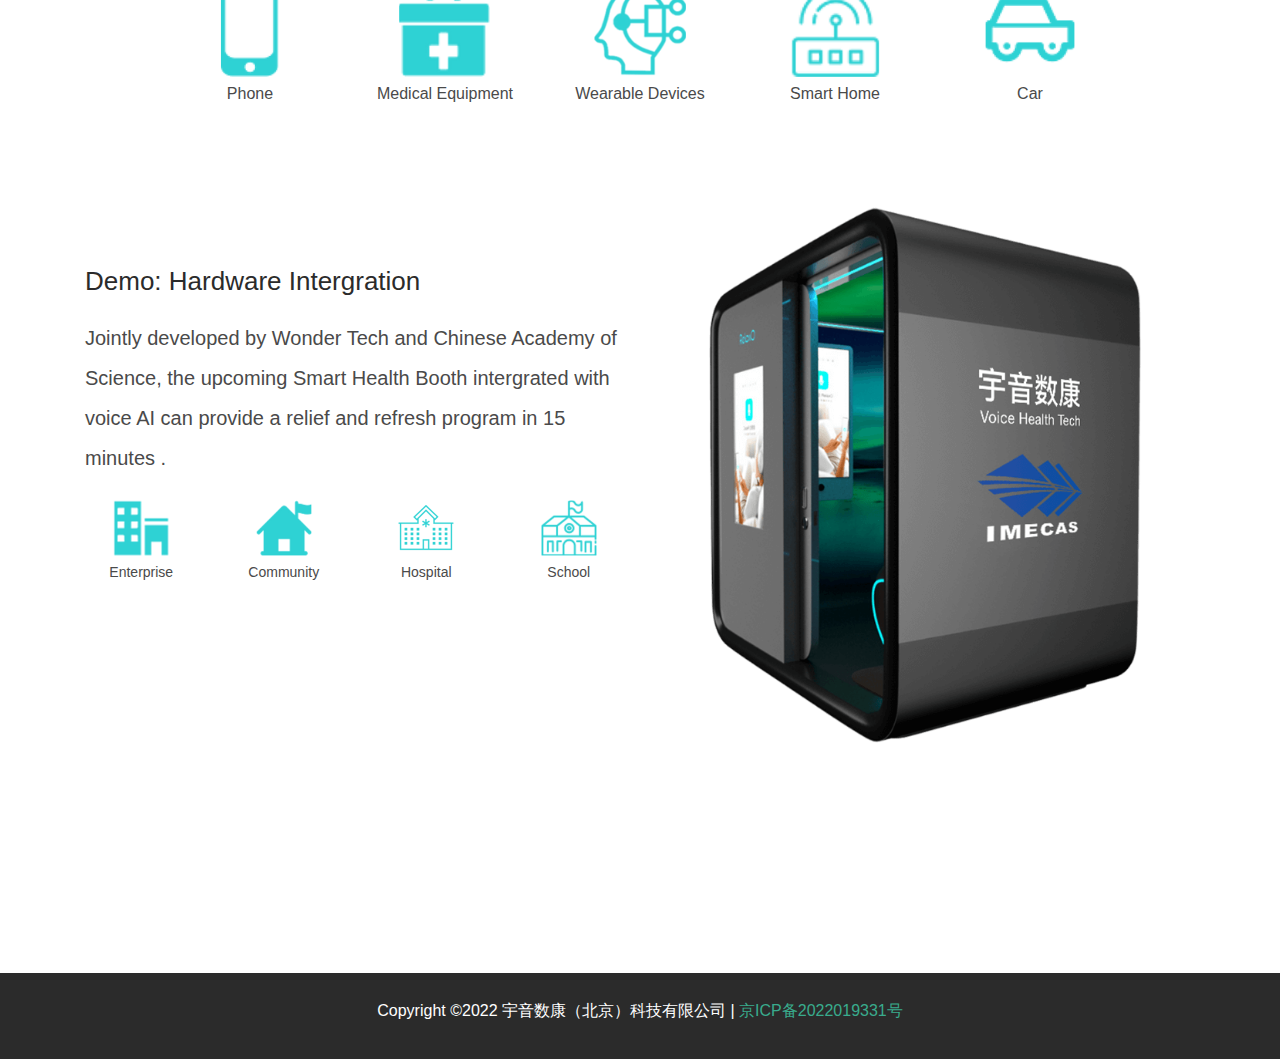
<file: solution.html>
﻿<!DOCTYPE html>
<html lang="en">

<head>
  <meta charset="utf-8">
  <meta http-equiv="X-UA-Compatible" content="IE=edge">
  <meta name="viewport" content="width=device-width, initial-scale=1">
  <title>Solution</title>
  <link rel="stylesheet" href="css/bootstrap.min.css">
  <link rel="stylesheet" href="css/animate.css">
  <link rel="stylesheet" href="css/style.css">
</head>

<body>
<header class="header-area" id="#home">
  <div class="main-menu-area">
    <div class="container">
      <div class="row">
        <div class="col-md-2 col-sx-12">
          <div class="logo">
            <a href="index.html"><img src="images/logo.png" alt="">
            </a>
          </div>
        </div>
        <div class="col-md-10 col-sx-12">
          <div class="main-menu">
            <nav>
              <ul>
                <li><a href="index.html">Homepage</a></li>
                <li><a href="people.html">Team</a></li>
                <li><a href="science.html">Science</a></li>
                <li class="is-active"><a>Solution</a></li>
                <li><a href="pipeline.html">Pipeline</a></li>
                <li class="link-button"><a href="https://www.voicehealthtech.com/cn/"><span>中文</span></a></li>
              </ul>
            </nav>
          </div>
        </div>
      </div>
    </div>
  </div>

  <div class="mobile-menu-area">
    <div class="mobile-menu">
      <div class="logo">
        <a href="#"><img src="images/logo.png" alt="">
        </a>
      </div>
      <nav id="dropdown">
        <ul>
          <li><a href="index.html">Homepage</a></li>
          <li><a href="people.html">Team</a></li>
          <li><a href="science.html">Science</a></li>
          <li class="is-active"><a>Solution</a></li>
          <li><a href="pipeline.html">Pipeline</a></li>
          <li class="link-button"><a href="https://www.voicehealthtech.com/cn/"><span>中文</span></a></li>
        </ul>
      </nav>
    </div>
  </div>
</header>
<section class="section">
  <div class="container">
    <div class="details">
      <h2 class="text-capitalize">Full Cycle Mental Health Solution</h2>
    </div>
    <div class="programme">
      <img src="./images/m0.png" alt="">
    </div>
  </div>
</section>
<section class="section">
  <div class="container">
    <div class="programme">
      <h2>Mental Health Assessment and Light Intervention</h2>
      <div class="row">
        <div class="col-sm-6 col-md-6">
          <div class="step">
            <h3>Mental Health Pal</h3>
            Step 1：<br> Assess your mental health status (5 level code)
          </div>
        </div>
        <div class="col-sm-6 col-md-6">
          <img src="./images/m2.png" alt="">
        </div>
      </div>
      <div class="row" style="margin-top: 80px">
        <div class="col-sm-6 col-md-6">
          <img src="./images/m3.png" alt="">
        </div>
        <div class="col-sm-6 col-md-6">
          <div class="step">
            Step 2：Customized online intervention plan
            <br>
            Healing music/Mini Meditation/Breathing Therapy/Online Consulting/Epidemic related mental health relief
          </div>
        </div>
      </div>
    </div>
  </div>
</section>
<section class="section">
  <div class="container">
    <div class="programme">
      <h2>Mental Health Screening and Monitoring(Under Development)</h2>
      <div class="row">
        <div class="col-md-6 col-sm-6">
          <img src="./images/m1.png" alt="">
        </div>
        <div class="col-md-6 col-sm-6">
          <div class="step" style="margin-top: 10%">
            <h3>Requires only 30 sec voice recording on a smart phone</h3>
            <ul>
              <p style="margin-left: 10px">Pipeline:</p>
              <li>DEPRESSION</li>
              <li>ANXIETY</li>
              <li>BIPOLAR DISORDER</li>
              <li>SCHIZOPHRENIA</li>
            </ul>
          </div>
        </div>
      </div>
    </div>
  </div>
</section>
<section class="section">
  <div class="container">
    <div class="programme">
      <h2>Support wide range of settings</h2>
      <div class="row icon-5">
        <div class="col-sm-2 col-xs-4 col-sm-offset-1">
          <img src="./images/icon/icon_1.png" alt="">
          <div>Phone</div>
        </div>
        <div class="col-sm-2 col-xs-4">
          <img src="./images/icon/icon_2.png" alt="">
          <div>Medical Equipment</div>
        </div>
        <div class="col-sm-2 col-xs-4">
          <img src="./images/icon/icon_3.png" alt="">
          <div>Wearable Devices</div>
        </div>
        <div class="col-sm-2 col-xs-4 col-xs-offset-1 col-sm-offset-0">
          <img src="./images/icon/icon_4.png" alt="">
          <div>Smart Home</div>
        </div>
        <div class="col-sm-2 col-xs-4">
          <img src="./images/icon/icon_5.png" alt="">
          <div>Car</div>
        </div>
      </div>

      <div class="row" style="margin: 80px 0">
        <div class="col-sm-6 col-md-6">
          <div class="step" style="margin-top: 10%">
            <h3>Demo: Hardware Intergration</h3>
            <div>Jointly developed by Wonder Tech and Chinese Academy of Science, the upcoming Smart Health Booth intergrated with voice AI can provide a relief and refresh program in 15 minutes
              .</div>
            <div class="row icon-4">
              <div class="col-sm-3 col-xs-3">
                <img src="./images/icon/icon_6.png" alt="">
                <div>Enterprise</div>
              </div>
              <div class="col-sm-3 col-xs-3">
                <img src="./images/icon/icon_7.png" alt="">
                <div>Community</div>
              </div>
              <div class="col-sm-3 col-xs-3">
                <img src="./images/icon/icon_8.png" alt="">
                <div>Hospital</div>
              </div>
              <div class="col-sm-3 col-xs-3">
                <img src="./images/icon/icon_9.png" alt="">
                <div>School</div>
              </div>
            </div>
          </div>
        </div>
        <div class="col-sm-6 col-md-6">
          <img src="./images/m4.png" style="width: 80%;margin: 0 auto" alt="">
        </div>
      </div>
    </div>
  </div>
</section>
<footer class="footer-area">
  <div class="container">
    <div class="row">
      <p>Copyright &copy;2022 宇音数康（北京）科技有限公司 | <a href="https://beian.miit.gov.cn" target="_blank">京ICP备2022019331号</a></p>
    </div>
  </div>
</footer>
<script src="js/jquery-1.12.4.min.js"></script>
<script src="js/bootstrap.min.js"></script>
<script src="js/jquery.meanmenu.js"></script>
<script src="js/main.js"></script>
</body>
</html>
</file>
<file: css/style.css>
img {
    max-width: 100%;
    height: auto;
    -o-object-fit: cover;
    object-fit: cover;
}


h1,
h2,
h3,
h4,
h5,
h6 {
    margin: 0 0 15px;
    color: #2b2b2b;
}

html,
body {
    min-height: 100vh;
}

body {
    font-size: 16px;
    line-height: 26px;
    color: #4a4a4a;
    -webkit-font-smoothing: antialiased;
}

a:focus,
a:hover,
a:active {
    color: #39ab8d;
}

a:focus {
    outline: 0 solid
}

a,
a:hover,
a:focus {
    text-decoration: none;
    outline: none;
    color: #39ab8d;
}

input,
textarea {
    width: 100%;
    color: #4a4a4a;
    padding: 15px;
}

input {
    height: 40px;
    padding: 0 15px;
}

input:focus,
textarea:focus {
    outline: 0 none;
}

.header-area {
    position: sticky;
    top: 0;
    z-index: 1000;
    background: #ffffff;
}


.logo {
    padding: 8px 5px 8px 0;
}

.logo img {
    height: 50px;
    transition: all 0.4s ease 0s;
}

.main-menu {
    padding: 10px 0;
}

.main-menu ul {
    list-style: outside none none;
    margin: 0;
    padding: 0;
    float: none;
    text-align: right;
}

.main-menu li {
    float: none;
    position: relative;
    display: inline-block;
}

.main-menu li.is-active a {
    color: #39ab8d;
}

.main-menu li a {
    color: #2b2b2b;
    display: block;
    font-size: 18px;
    line-height: 20px;
    padding: 13px 15px;
    text-transform: uppercase;
}

.is-sticky .main-menu-area {
    background: #ffffff none repeat scroll 0 0;
    z-index: 2147483647 !important;
    box-shadow: 0 3px 9px -1px rgba(16, 6, 9, 0.2);
    -webkit-box-shadow: 0 3px 9px -1px rgba(16, 6, 9, 0.2);
    -moz-box-shadow: 0 3px 9px -1px rgba(16, 6, 9, 0.2);
}


.full_area1 {
    background-size: cover;
    position: relative;
    height: 670px;
    z-index: 1;
    width: 100%;
    text-align: left;
    background-image: url(../images/b1.png);
}

.full_area1 h1 {
    color: #ffffff;
    margin-top: 150px;
    font-size: 70px;
}

.full_area2 {
    background-size: cover;
    background-position: center;
    position: relative;
    height: 500px;
    z-index: 1;
    width: 100%;
    text-align: left;
    background-image: url(../images/b2.png);
}

.full_area2 h1 {
    color: #ffffff;
    margin-top: 100px;
    font-size: 70px;
}

.card {
    margin-top: -240px;
    position: relative;
    z-index: 4;
}

.card img {
    display: block;
    width: 100%;
    justify-content: space-between;
    border-radius: 30px;
    box-shadow: 0 10px 30px rgba(75, 129, 62, 0.12);
    margin: 20px 0;
}

.full_area3 {
    background-size: cover;
    background-position: center right;
    position: relative;
    height: 500px;
    z-index: 1;
    width: 100%;
    text-align: left;
    background-image: url(../images/b3.png);
}

.full_area3 h1 {
    color: #ffffff;
    margin-top: 100px;
    font-size: 70px;
}


.section {
    padding: 50px 0;
}

.details-image {
    box-shadow: 0 0 30px rgba(0, 0, 0, 0.2), 30px 30px 0 #eaeaeb;
    display: inline-block;
    margin-right: 50px;
    position: relative;
    border: 80px solid #ffffff;
    margin-bottom: 100px;
}

.text-capitalize {
    font-size: 40px;
    margin-bottom: 50px;
}

.details p {
    font-size: 18px;
    line-height: 1.8;
}

.service {
    display: flex;
}

.service .service_thumb {
    display: block;
    width: 240px;
    flex-shrink: 0;
}

.service_desc {
    background: #209d7d;
    color: #ffffff;
    padding: 20px;
}

.service_desc h2 {
    color: #ffffff;
}

.footer-area {
    background: #2b2b2b none repeat scroll 0 0;
    padding: 25px 0;
    text-align: center;
    color: #ffffff;
    margin-top: 100px;
}

.template-border {
    position: relative;
    display: inline-block;
    max-width: 100%;
    z-index: 99;
}

.template-border h3 {
    position: absolute;
    top: 50px;
    left: 0;
    width: 100%;
    color: #ffffff;
    text-align: center;
    font-weight: bold;
    font-size: 30px;
}

.team {
    padding: 30px 0;
}

.team-item {
    display: flex;
    flex-direction: column;
    align-items: center;
}

.team-item .avatar-image img {
    display: block;
    border-radius: 50%;
    width: 180px;
    height: 180px;
}

.team-item h3 {
    margin: 30px;
}

.team-item h4 {
    text-align: center;
    line-height: 1.5;
}

.team-detail-wrapper {
    display: none;
    position: fixed;
    top: 0;
    left: 0;
    right: 0;
    bottom: 0;
    background: rgba(255, 255, 255, 0.8);
    z-index: 99999999999999;
}

.team-detail {
    width: 100vw;
    height: 100vh;
    display: flex;
    flex-direction: column;
    align-items: center;
    justify-content: center;

    overflow: auto;
}

.team-detail-content {
    background: #ffffff;
    border-radius: 10px;
    padding: 30px;
    width: 90vw;
    max-width: 600px;
    box-shadow: 0 5px 20px rgba(0, 0, 0, 0.3);
    display: flex;
    flex-direction: column;
    align-items: center;
    justify-content: center;
}

.team-detail-content .avatar-image img {
    display: block;
    border-radius: 50%;
    width: 200px;
    height: 200px;
}

.team-detail-content h3 {
    margin: 20px;
}

.team-detail-content h4 {
    text-align: center;
    line-height: 1.5;
}

.team-detail-content p {
    line-height: 1.7;
}

.tech-text h2 {
    margin: 40px 0;
}

.tech-text {
    line-height: 2;
}

.programme h1 {
    font-size: 40px;
}


.programme h2 {
    font-size: 30px;
    margin-bottom: 40px;
}

.programme h3 {
    font-size: 26px;
    line-height: 1.6;
}


.programme ul li {
    padding: 0 10px;
    list-style: none;
    position: relative;
    display: flex;
    align-items: center;
}

.programme ul li:before {
    content: "";
    display: block;
    width: 10px;
    height: 10px;
    background: #209d7d;
    border-radius: 50%;
    margin-right: 20px;
}

.programme img {
    display: block;
}


.programme .icon-5 > div {
    text-align: center;
    padding-top: 20px;
    padding-bottom: 20px;
}

.programme .icon-5 > div img {
    width: 100px;
    margin: 0 auto;
}

.programme .icon-4 > div {
    font-size: 14px;
    text-align: center;
    padding-top: 20px;
    padding-bottom: 20px;
}

.programme .icon-4 > div img {
    width: 60px;
    margin: 0 auto;
}

.programme .step {
    margin: 10% 0;
    font-size: 20px;
    line-height: 2;
}

.table table {
    width: 100%;
    display: block;
    border-collapse: collapse;
    margin: 0 20px;
    font-size: 18px;
}

.table table td {
    padding: 20px;
    border: 1px solid #f5f5f5;
}

table .table-header td {
    background: #209d7d;
    color: #ffffff;
    padding: 60px 20px;
}

.table-header-1 {
    width: 15%;
}

.table-header-2 {
    width: 85%;
}

.table-header-2 div {
    display: flex;
    justify-content: space-between;
}

.table-header-2 div span {
    padding: 0 10px;
}

.table-title {
    background: #cbe8e6;
    text-align: center;
}

.table .bar {
    width: 100%;
    height: 30px;
    background: #baebde;
    overflow: hidden;
}

.table .bar .bar-item {
    width: 100%;
    height: 30px;
    background: #209d7d;
}

.video {
    display: block;
    width: 80%;
    margin: 50px auto;
}

.mobile-menu-area {
    display: none;
    background: #efefef none repeat scroll 0 0;
    position: fixed;
    z-index: 999999;
    top: 0;
    left: 0;
    width: 100%;
}

.mobile-menu .mean-bar {
    position: relative;
}

.mobile-menu .logo {
    left: 10px;
    position: absolute;
    top: 0;
    z-index: 99999999 !important;
}

.mobile-menu .logo img {
    height: 35px;
}


a.meanmenu-reveal {
    display: none
}

.mean-container .mean-bar {
    float: left;
    width: 100%;
    position: relative;
    background: #ffffff;
    padding: 4px 0;
    min-height: 42px;
    z-index: 999999
}

.mean-container a.meanmenu-reveal {
    width: 22px;
    height: 22px;
    padding: 13px 13px 11px;
    position: absolute;
    top: 0;
    right: 0;
    cursor: pointer;
    color: #000;
    text-decoration: none;
    font-size: 16px;
    text-indent: -9999em;
    line-height: 22px;
    display: block;
    font-family: Arial, Helvetica, sans-serif;
    font-weight: 700
}

.mean-container a.meanmenu-reveal span {
    display: block;
    background: #000;
    height: 3px;
    margin-top: 3px
}

.mean-container .mean-nav {
    float: left;
    width: 100%;
    background: #ffffff;
    margin-top: 44px;
    box-shadow: 0 6px 7px rgba(0, 0, 0, 0.1);

}

.mean-container .mean-nav ul {
    padding: 0;
    margin: 0;
    width: 100%;
    list-style-type: none
}

.mean-container .mean-nav ul li {
    position: relative;
    float: left;
    width: 100%
}

.mean-container .mean-nav ul li a {
    display: block;
    float: left;
    width: 90%;
    padding: 10px 20px;
    margin: 0;
    text-align: left;
    color: #000000;
    border-top: 1px solid #e5e5e5;
    text-decoration: none;
    text-transform: uppercase
}

.mean-container .mean-nav ul li li a {
    width: 80%;
    padding: 10px 20px;
    border-top: 1px solid #e5e5e5;
    opacity: .75;
    filter: alpha(opacity=75);
    text-shadow: none !important;
    visibility: visible
}

.mean-container .mean-nav ul li.mean-last a {
    border-bottom: 0;
    margin-bottom: 0
}

.mean-container .mean-nav ul li li li a {
    width: 70%;
    padding: 1em 15%
}

.mean-container .mean-nav ul li li li li a {
    width: 60%;
    padding: 1em 20%
}

.mean-container .mean-nav ul li li li li li a {
    width: 50%;
    padding: 1em 25%
}

.mean-container .mean-nav ul li a:hover {
    background: #bdbdbd;
    background: rgba(255, 255, 255, .1)
}

.mean-container .mean-nav ul li a.mean-expand {
    margin-top: 1px;
    width: 26px;
    height: 32px;
    padding: 12px !important;
    text-align: center;
    position: absolute;
    right: 0;
    top: 0;
    z-index: 2;
    font-weight: 700;
    background: rgba(255, 255, 255, .1);
    border: 0 !important;
    border-left: 1px solid rgba(255, 255, 255, .4) !important;
    border-bottom: 1px solid rgba(255, 255, 255, .2) !important
}

.mean-container .mean-nav ul li a.mean-expand:hover {
    background: rgba(215, 215, 215, 0.9)
}

.mean-container .mean-push {
    float: left;
    width: 100%;
    padding: 0;
    margin: 0;
    clear: both
}

.mean-nav .wrapper {
    width: 100%;
    padding: 0;
    margin: 0
}

.mean-container .mean-bar, .mean-container .mean-bar * {
    -webkit-box-sizing: content-box;
    -moz-box-sizing: content-box;
    box-sizing: content-box
}

.mean-remove {
    display: none !important
}


.science-card {
    display: flex;
    align-items: center;
    background: rgba(57, 171, 141, 0.09);
    border-radius: 40px;
    padding: 40px 70px;
}

.science-card-title{
    margin-bottom: 50px;
}

.science-card .science-card-img {
    flex-shrink: 0;
    width: 30%;
}

.science-card .science-card-img img {
    display: block;
    width: 100%;
    border-radius: 50%;
}

.science-card .science-card-text {
    margin-left: 40px;
    display: flex;
    flex-direction: column;
}

.science-card .science-card-text h3 {
    font-weight: 500;
    font-size: 28px;
    line-height: 39px;
    color: #222550;
    margin: 0;
}

.science-card .science-card-text p {
    font-weight: 500;
    font-size: 28px;
    line-height: 39px;
    color: #222550;
    margin-top: 20px;
    margin-bottom: 70px;
}

.science-card .science-card-text a {
    display: block;
    padding: 10px 40px;
    gap: 20px;
    width: 192px;
    height: 59px;
    background: #39AB8D;
    border-radius: 58px;
    font-weight: 500;
    font-size: 28px;
    line-height: 39px;
    color: #FFFFFF;
    align-self: flex-end;
    text-align: center;
}

@media only screen and (max-width: 767px) {
    .mobile-menu-area {
        display: block;
    }

    .main-menu-area {
        display: none;
    }

    .full_area1 {
        height: 400px;
        background-size: cover;
        background-position: center right;
    }

    .full_area1 h1 {
        color: #ffffff;
        margin-top: 150px;
        font-size: 30px;
    }


    .template-border {
        padding: 0;
    }

    .template-border img {
        width: 100%;
    }

    .template-border h3 {
        position: absolute;
        top: 50px;
        width: 100%;
        color: #ffffff;
        text-align: center;
        font-weight: bold;
        font-size: 20px;
    }

    .section {
        padding: 20px 0;
    }

    .details-image {
        display: inline-block;
        margin-right: 50px;
        position: relative;
        border: 30px solid #ffffff;
        margin-bottom: 60px;
    }

    .service .service_thumb {
        display: block;
        width: 160px;
        flex-shrink: 0;
    }

    .service .service_desc {
        padding: 14px;

    }

    .service .service_desc p {
        font-size: 14px;
    }

    .service .service_desc h2 {
        font-size: 18px;
    }

    .text-capitalize {
        margin-top: 60px;
        font-size: 30px;
        margin-bottom: 40px;
    }

    .full_area2 {
        height: 300px;
    }

    .full_area2 h1 {
        margin-top: 150px;
        font-size: 30px;
        background-size: cover;
    }

    .full_area3 {
        height: 300px;
    }

    .full_area3 h1 {
        margin-top: 150px;
        font-size: 30px;
        background-size: cover;
    }

    .table table {
        font-size: 14px;
    }

    .table table td {
        padding: 10px;
    }

    table .table-header td {
        background: #209d7d;
        color: #ffffff;
        padding: 30px 20px;
    }


    .science-card {
        display: block;
        background: rgba(57, 171, 141, 0.09);
        border-radius: 30px;
        padding: 30px;
    }

    .science-card .science-card-img {
        flex-shrink: 0;
        width: 100%;
        height: 100%;
    }

    .science-card .science-card-img img {
        display: block;
        width: 100%;
        height: auto;
        border-radius: 50%;
    }

    .science-card .science-card-text {
        margin-left: 0;
        margin-top: 20px;
        display: flex;
        flex-direction: column;
    }

    .science-card .science-card-text h3 {
        font-weight: 500;
        font-size: 16px;
        line-height: 26px;
        color: #222550;
        margin: 0;
    }

    .science-card .science-card-text p {
        font-weight: 500;
        font-size: 16px;
        line-height: 26px;
        color: #222550;
        margin-top: 20px;
        margin-bottom: 30px;
    }

    .science-card .science-card-text a {
        display: block;
        padding: 10px 40px;
        gap: 20px;
        width: 100%;
        height: 40px;
        background: #39AB8D;
        border-radius: 58px;
        font-weight: 500;
        font-size: 16px;
        line-height: 20px;
        color: #FFFFFF;
    }
}

.main-menu li.link-button a {
    padding: 0;
}

.main-menu li.link-button a span:hover {
    background: #39ab8d;
    transition: background-color 0.3s;
    color: #ffffff;
}

.main-menu li.link-button a span {
    display: block;
    padding: 6px 8px;
    font-size: 14px;
    border-radius: 6px;
    border: 2px solid #39ab8d;
    color: #39ab8d;
}

.mean-nav li.link-button a {
    padding: 0;
}

.mean-nav li.link-button a span {
    padding: 6px 8px;
    font-size: 14px;
    border-radius: 5px;
    border: 2px solid #39ab8d;
    color: #39ab8d;
}
</file>
